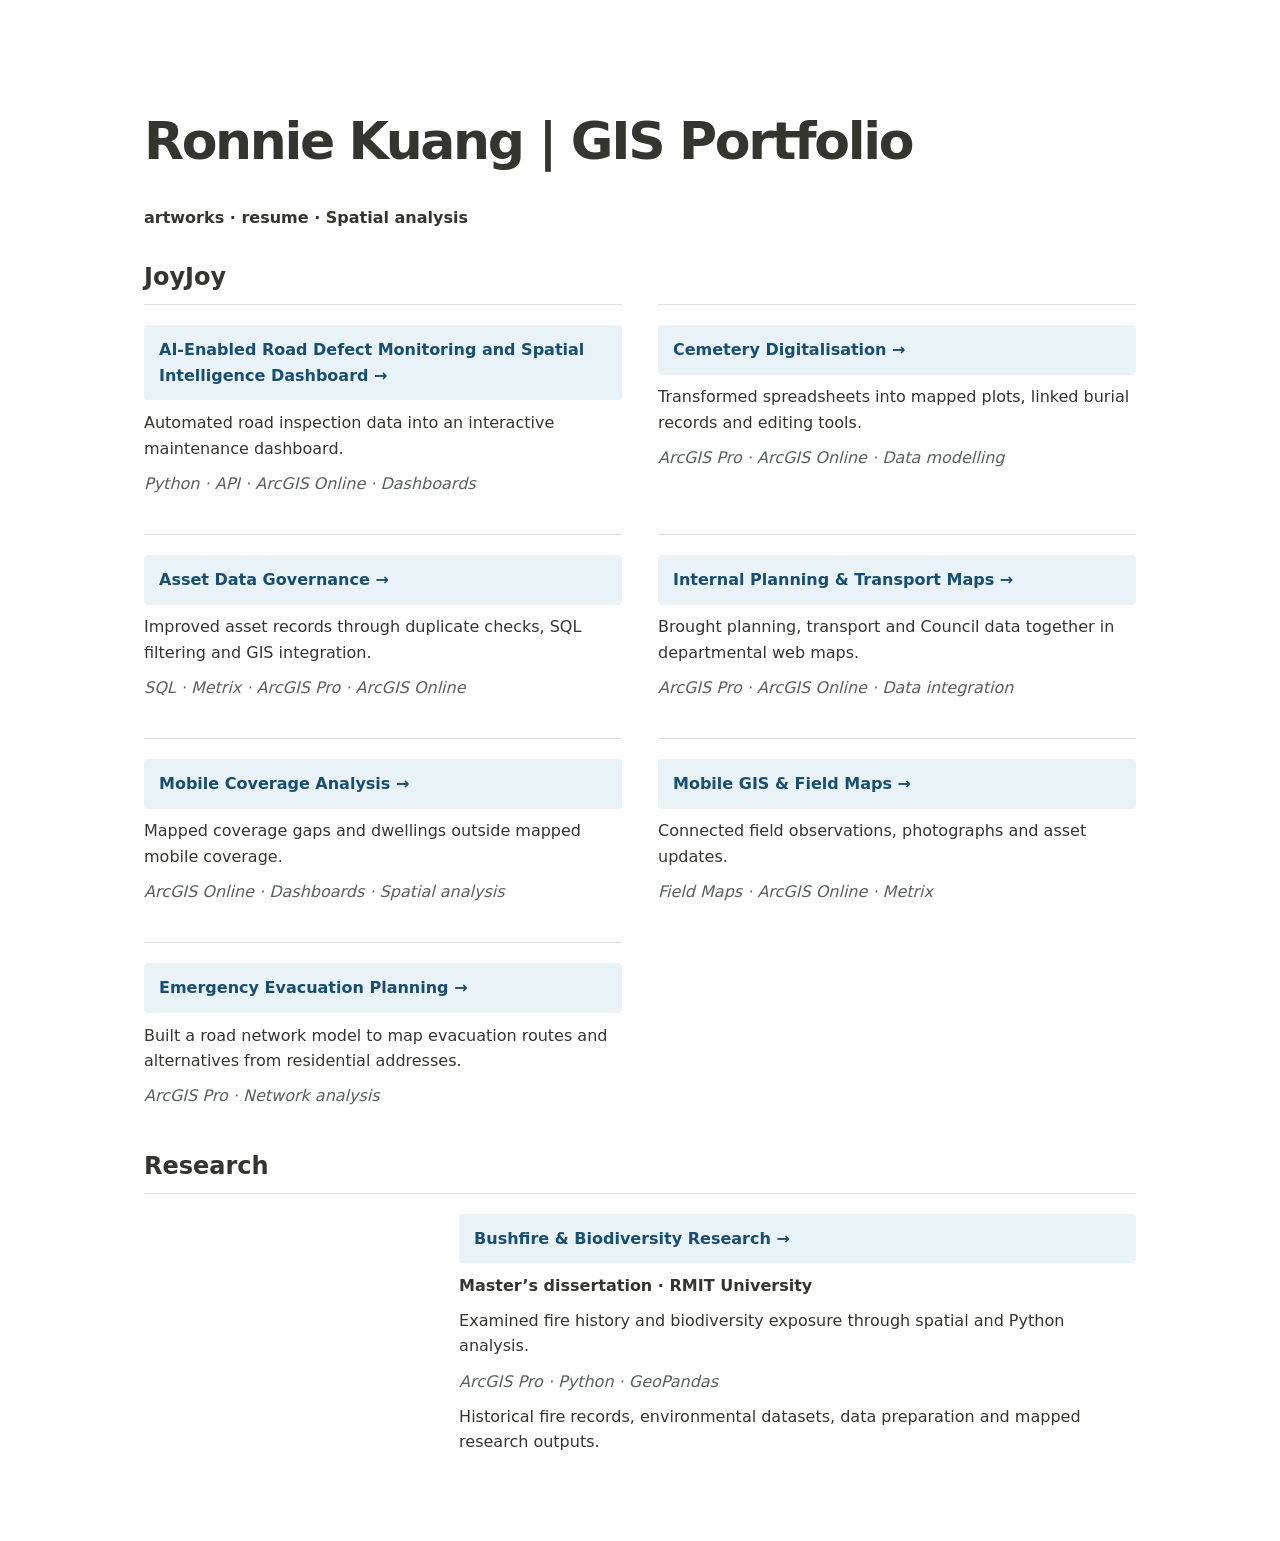
<file: index.html>
<!doctype html>
<html lang="en-AU">
<meta charset="utf-8">
<meta name="viewport" content="width=device-width, initial-scale=1">
<title>Ronnie Kuang | GIS Portfolio</title>
<link rel="stylesheet" href="style.css">
<main>
    <h1>Ronnie Kuang | GIS Portfolio</h1>
    <p><b>artworks · resume · Spatial analysis</b></p>
    <h2>JoyJoy</h2>
    <section class="grid">
        <article><a class="card" href="road-defect-monitoring.html">AI-Enabled Road Defect Monitoring and Spatial
                Intelligence Dashboard →</a>
            <p>Automated road inspection data into an interactive maintenance dashboard.</p>
            <p><i>Python · API · ArcGIS Online · Dashboards</i></p>
        </article>
        <article><a class="card" href="cemetery-digitalisation.html">Cemetery Digitalisation →</a>
            <p>Transformed spreadsheets into mapped plots, linked burial records and editing tools.</p>
            <p><i>ArcGIS Pro · ArcGIS Online · Data modelling</i></p>
        </article>
        <article><a class="card" href="asset-data-governance.html">Asset Data Governance →</a>
            <p>Improved asset records through duplicate checks, SQL filtering and GIS integration.</p>
            <p><i>SQL · Metrix · ArcGIS Pro · ArcGIS Online</i></p>
        </article>
        <article><a class="card" href="planning-transport.html">Internal Planning &amp; Transport Maps →</a>
            <p>Brought planning, transport and Council data together in departmental web maps.</p>
            <p><i>ArcGIS Pro · ArcGIS Online · Data integration</i></p>
        </article>
        <article><a class="card" href="mobile-coverage.html">Mobile Coverage Analysis →</a>
            <p>Mapped coverage gaps and dwellings outside mapped mobile coverage.</p>
            <p><i>ArcGIS Online · Dashboards · Spatial analysis</i></p>
        </article>
        <article><a class="card" href="mobile-field-maps.html">Mobile GIS &amp; Field Maps →</a>
            <p>Connected field observations, photographs and asset updates.</p>
            <p><i>Field Maps · ArcGIS Online · Metrix</i></p>
        </article>
        <article><a class="card" href="evacuation-planning.html">Emergency Evacuation Planning →</a>
            <p>Built a road network model to map evacuation routes and alternatives from residential addresses.</p>
            <p><i>ArcGIS Pro · Network analysis</i></p>
        </article>
    </section>
    <h2>Research</h2>
    <section class="research">
        <div>
            <article><a class="card" href="bushfire-biodiversity.html">Bushfire &amp; Biodiversity Research →</a>
                <p><b>Master’s dissertation · RMIT University</b></p>
                <p>Examined fire history and biodiversity exposure through spatial and Python analysis.</p>
                <p><i>ArcGIS Pro · Python · GeoPandas</i></p>
                <p>Historical fire records, environmental datasets, data preparation and mapped research outputs.</p>
            </article>
        </div>
    </section>
</main>

</html>
</file>
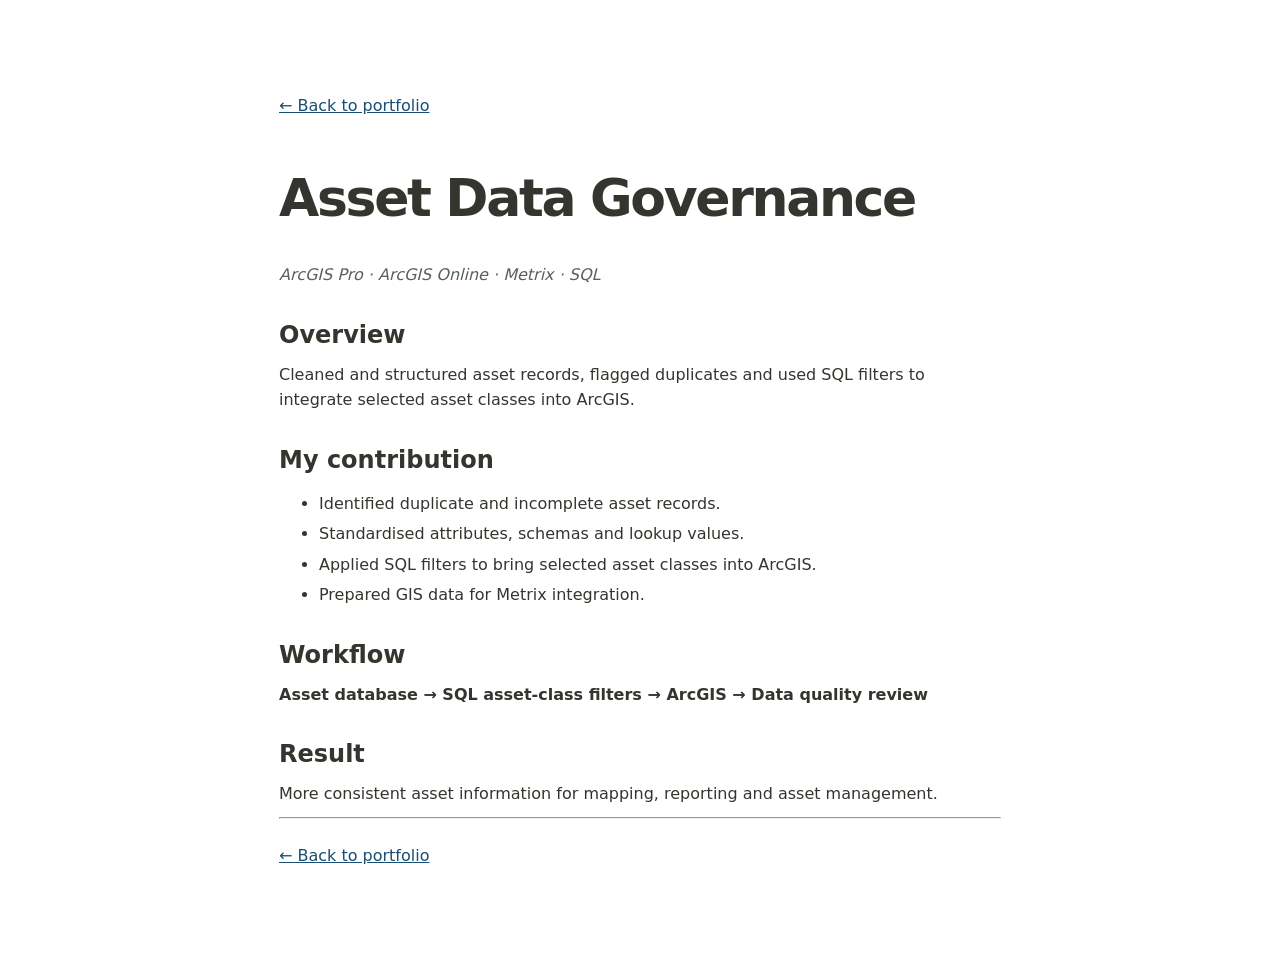
<file: asset-data-governance.html>
<!doctype html><html lang="en-AU"><meta charset="utf-8"><meta name="viewport" content="width=device-width, initial-scale=1"><title>Asset Data Governance</title><link rel="stylesheet" href="style.css"><main class="detail"><a class="back" href="index.html">← Back to portfolio</a><h1>Asset Data Governance</h1><p><i>ArcGIS Pro · ArcGIS Online · Metrix · SQL</i></p>
<h2>Overview</h2>
<p>Cleaned and structured asset records, flagged duplicates and used SQL filters to integrate selected asset classes into ArcGIS.</p>
<h2>My contribution</h2>
<ul><li>Identified duplicate and incomplete asset records.</li><li>Standardised attributes, schemas and lookup values.</li><li>Applied SQL filters to bring selected asset classes into ArcGIS.</li><li>Prepared GIS data for Metrix integration.</li></ul>
<h2>Workflow</h2>
<p><b>Asset database → SQL asset-class filters → ArcGIS → Data quality review</b></p>
<h2>Result</h2>
<p>More consistent asset information for mapping, reporting and asset management.</p>
<hr><a class="back" href="index.html">← Back to portfolio</a></main></html>
</file>
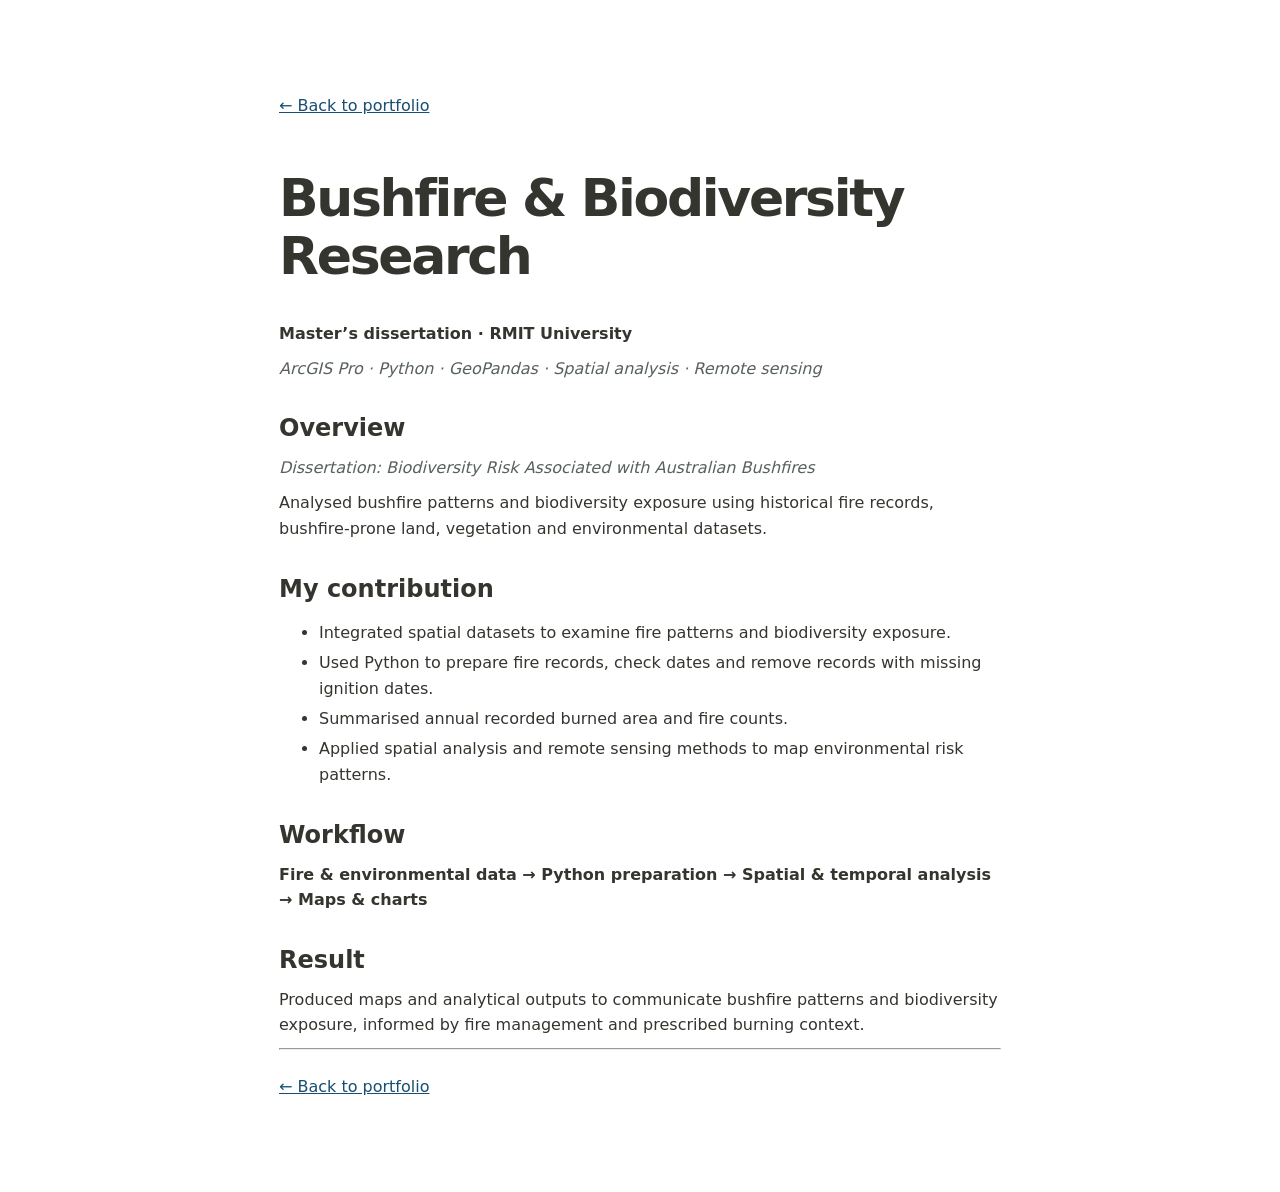
<file: bushfire-biodiversity.html>
<!doctype html><html lang="en-AU"><meta charset="utf-8"><meta name="viewport" content="width=device-width, initial-scale=1"><title>Bushfire &amp; Biodiversity Research</title><link rel="stylesheet" href="style.css"><main class="detail"><a class="back" href="index.html">← Back to portfolio</a><h1>Bushfire &amp; Biodiversity Research</h1><p><b>Master’s dissertation · RMIT University</b></p>
<p><i>ArcGIS Pro · Python · GeoPandas · Spatial analysis · Remote sensing</i></p>
<h2>Overview</h2>
<p><i>Dissertation: Biodiversity Risk Associated with Australian Bushfires</i></p>
<p>Analysed bushfire patterns and biodiversity exposure using historical fire records, bushfire-prone land, vegetation and environmental datasets.</p>
<h2>My contribution</h2>
<ul><li>Integrated spatial datasets to examine fire patterns and biodiversity exposure.</li><li>Used Python to prepare fire records, check dates and remove records with missing ignition dates.</li><li>Summarised annual recorded burned area and fire counts.</li><li>Applied spatial analysis and remote sensing methods to map environmental risk patterns.</li></ul>
<h2>Workflow</h2>
<p><b>Fire &amp; environmental data → Python preparation → Spatial &amp; temporal analysis → Maps &amp; charts</b></p>
<h2>Result</h2>
<p>Produced maps and analytical outputs to communicate bushfire patterns and biodiversity exposure, informed by fire management and prescribed burning context.</p>
<hr><a class="back" href="index.html">← Back to portfolio</a></main></html>
</file>
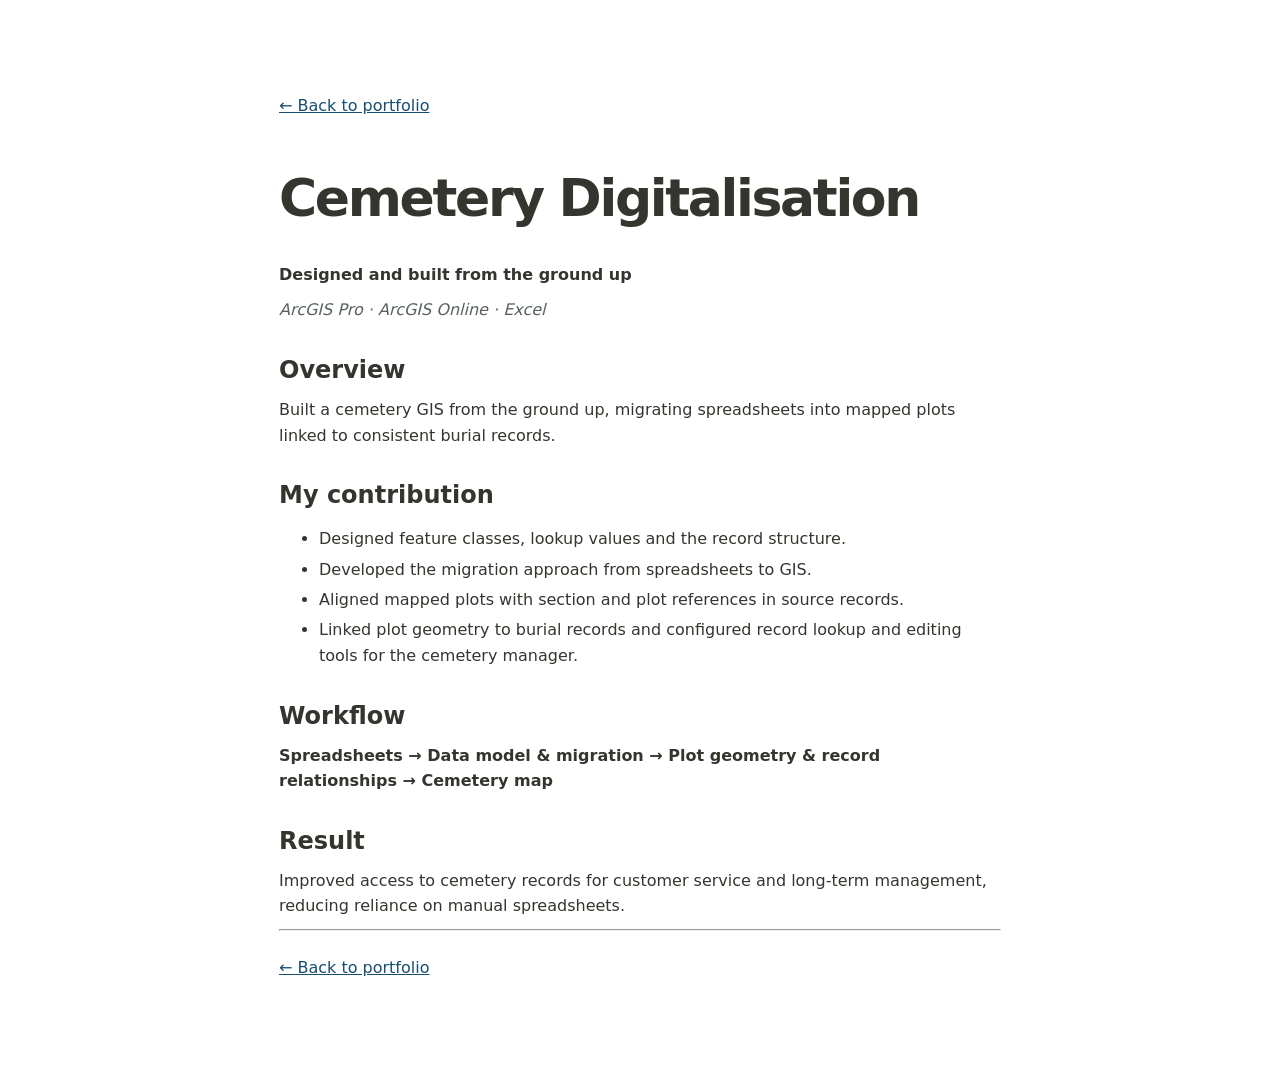
<file: cemetery-digitalisation.html>
<!doctype html><html lang="en-AU"><meta charset="utf-8"><meta name="viewport" content="width=device-width, initial-scale=1"><title>Cemetery Digitalisation</title><link rel="stylesheet" href="style.css"><main class="detail"><a class="back" href="index.html">← Back to portfolio</a><h1>Cemetery Digitalisation</h1><p><b>Designed and built from the ground up</b></p>
<p><i>ArcGIS Pro · ArcGIS Online · Excel</i></p>
<h2>Overview</h2>
<p>Built a cemetery GIS from the ground up, migrating spreadsheets into mapped plots linked to consistent burial records.</p>
<h2>My contribution</h2>
<ul><li>Designed feature classes, lookup values and the record structure.</li><li>Developed the migration approach from spreadsheets to GIS.</li><li>Aligned mapped plots with section and plot references in source records.</li><li>Linked plot geometry to burial records and configured record lookup and editing tools for the cemetery manager.</li></ul>
<h2>Workflow</h2>
<p><b>Spreadsheets → Data model &amp; migration → Plot geometry &amp; record relationships → Cemetery map</b></p>
<h2>Result</h2>
<p>Improved access to cemetery records for customer service and long-term management, reducing reliance on manual spreadsheets.</p>
<hr><a class="back" href="index.html">← Back to portfolio</a></main></html>
</file>
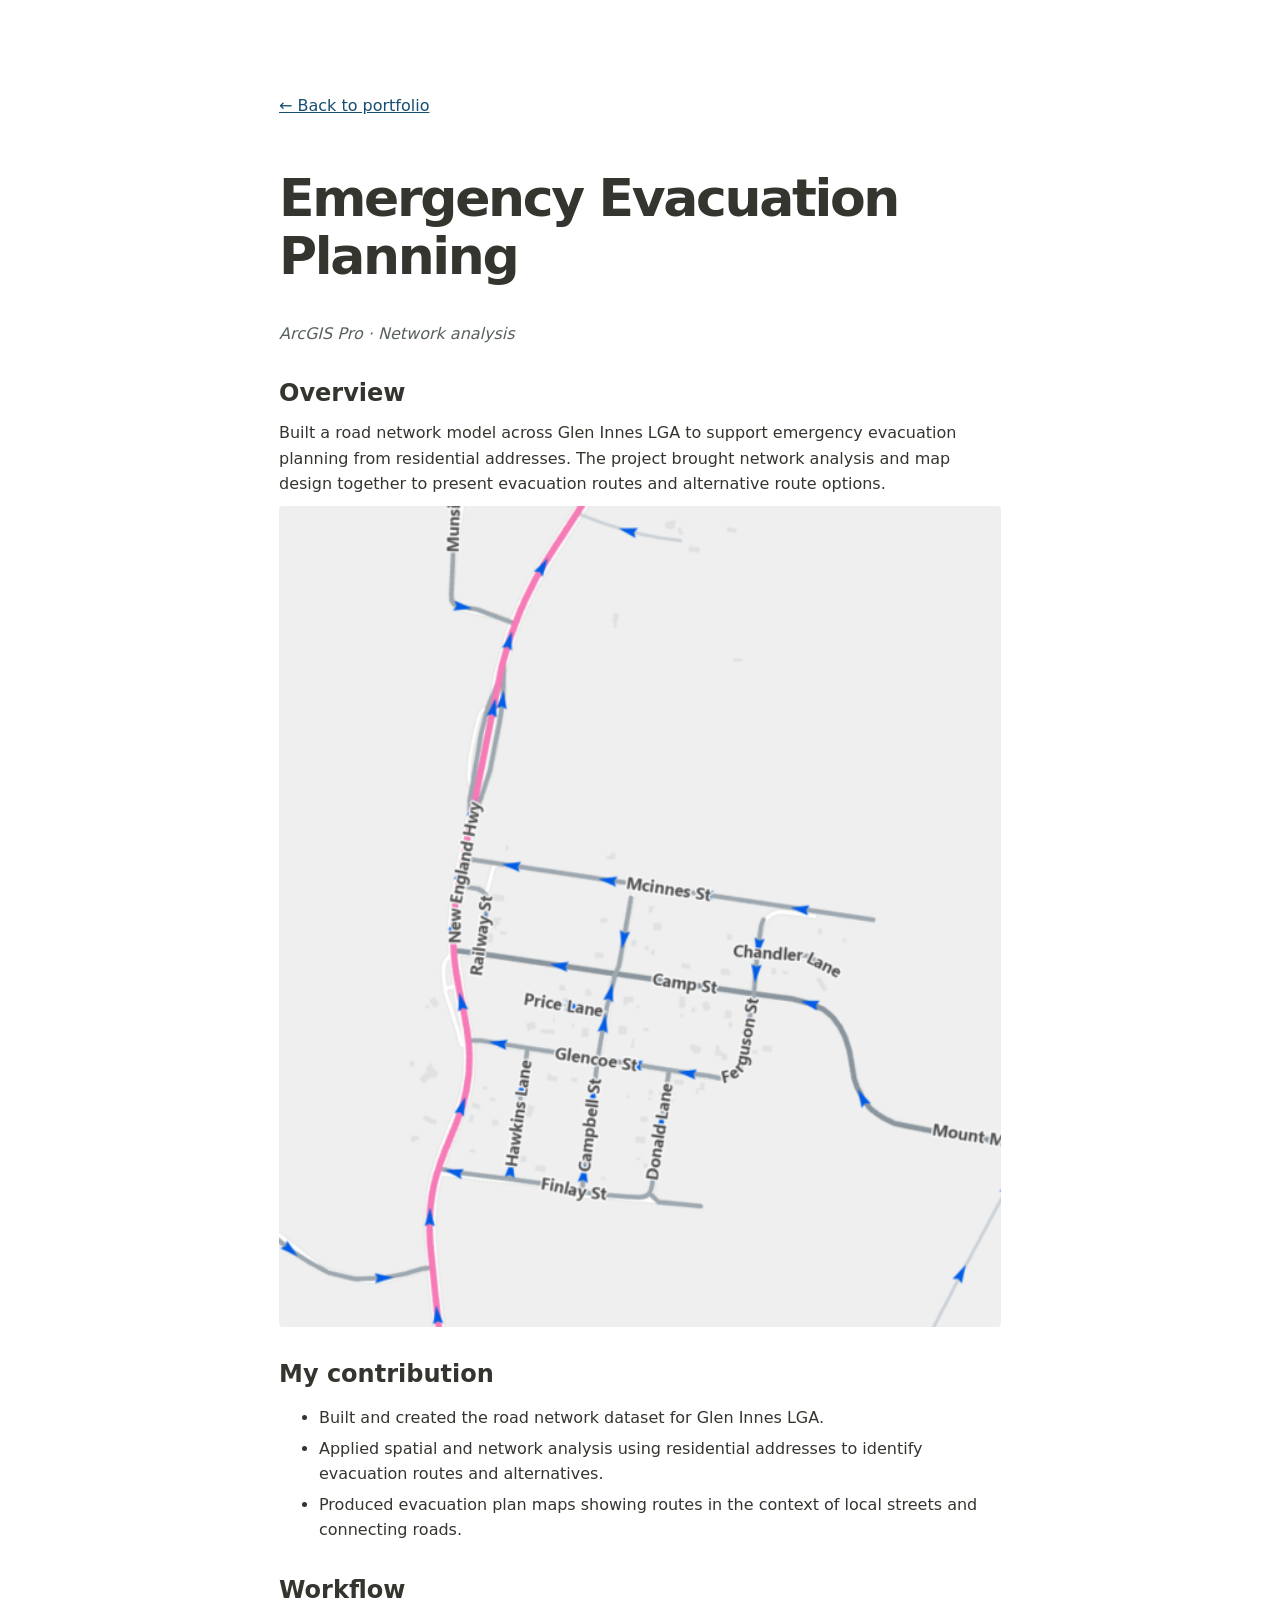
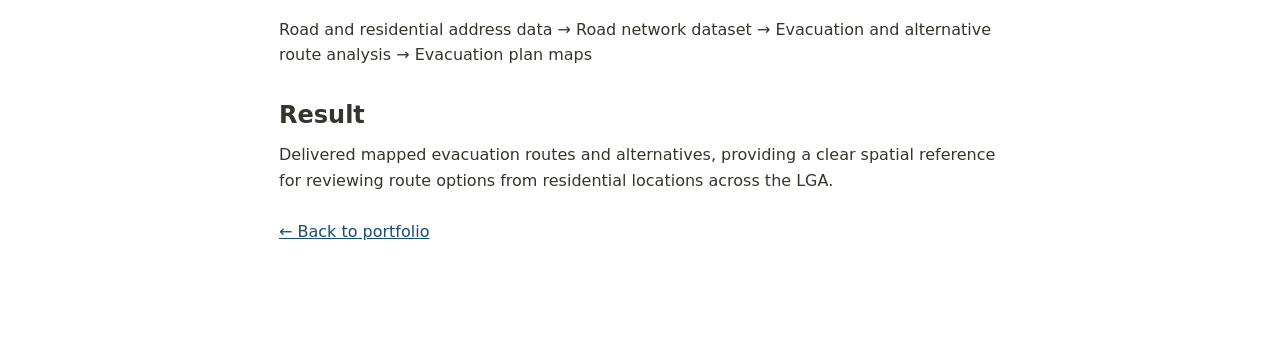
<file: evacuation-planning.html>
<!doctype html><html lang="en-AU"><meta charset="utf-8"><meta name="viewport" content="width=device-width, initial-scale=1"><title>Emergency Evacuation Planning</title><link rel="stylesheet" href="style.css"><main class="detail"><a class="back" href="index.html">← Back to portfolio</a><h1>Emergency Evacuation Planning</h1><p><i>ArcGIS Pro · Network analysis</i></p>
<h2>Overview</h2>
<p>Built a road network model across Glen Innes LGA to support emergency evacuation planning from residential addresses. The project brought network analysis and map design together to present evacuation routes and alternative route options.</p>
<img class="project-preview scroll-fade" src="images/Demo.png" alt="Evacuation routes across the Glen Innes road network">
<h2>My contribution</h2>
<ul><li>Built and created the road network dataset for Glen Innes LGA.</li><li>Applied spatial and network analysis using residential addresses to identify evacuation routes and alternatives.</li><li>Produced evacuation plan maps showing routes in the context of local streets and connecting roads.</li></ul>
<h2>Workflow</h2>
<p>Road and residential address data → Road network dataset → Evacuation and alternative route analysis → Evacuation plan maps</p>
<h2>Result</h2>
<p>Delivered mapped evacuation routes and alternatives, providing a clear spatial reference for reviewing route options from residential locations across the LGA.</p><a class="back" href="index.html">← Back to portfolio</a></main>
<script>
    const scrollFadeImage = document.querySelector('.scroll-fade');
    const prefersReducedMotion = window.matchMedia('(prefers-reduced-motion: reduce)').matches;

    if (scrollFadeImage && !prefersReducedMotion) {
        const updateScrollFade = () => {
            const top = scrollFadeImage.getBoundingClientRect().top;
            const fadeStart = window.innerHeight * 0.15;
            const fadeDistance = window.innerHeight * 0.55;
            const progress = Math.min(1, Math.max(0, (fadeStart - top) / fadeDistance));
            scrollFadeImage.style.opacity = 1 - progress;
        };

        updateScrollFade();
        window.addEventListener('scroll', updateScrollFade, { passive: true });
        window.addEventListener('resize', updateScrollFade);
    }
</script>
</html>
</file>
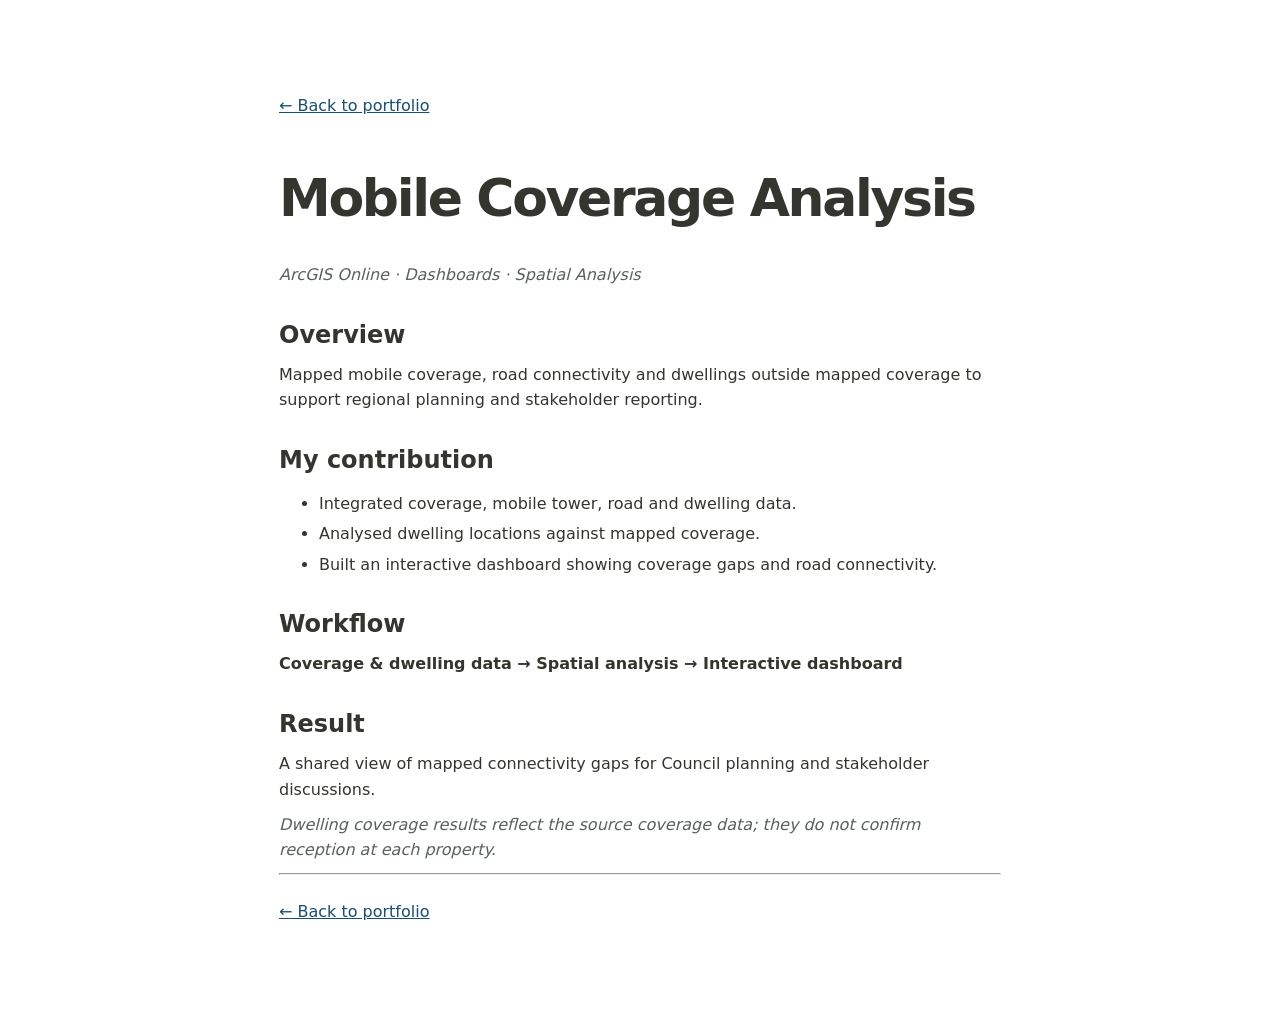
<file: mobile-coverage.html>
<!doctype html><html lang="en-AU"><meta charset="utf-8"><meta name="viewport" content="width=device-width, initial-scale=1"><title>Mobile Coverage Analysis</title><link rel="stylesheet" href="style.css"><main class="detail"><a class="back" href="index.html">← Back to portfolio</a><h1>Mobile Coverage Analysis</h1><p><i>ArcGIS Online · Dashboards · Spatial Analysis</i></p>
<h2>Overview</h2>
<p>Mapped mobile coverage, road connectivity and dwellings outside mapped coverage to support regional planning and stakeholder reporting.</p>
<h2>My contribution</h2>
<ul><li>Integrated coverage, mobile tower, road and dwelling data.</li><li>Analysed dwelling locations against mapped coverage.</li><li>Built an interactive dashboard showing coverage gaps and road connectivity.</li></ul>
<h2>Workflow</h2>
<p><b>Coverage &amp; dwelling data → Spatial analysis → Interactive dashboard</b></p>
<h2>Result</h2>
<p>A shared view of mapped connectivity gaps for Council planning and stakeholder discussions.</p>
<p><i>Dwelling coverage results reflect the source coverage data; they do not confirm reception at each property.</i></p>
<hr><a class="back" href="index.html">← Back to portfolio</a></main></html>
</file>
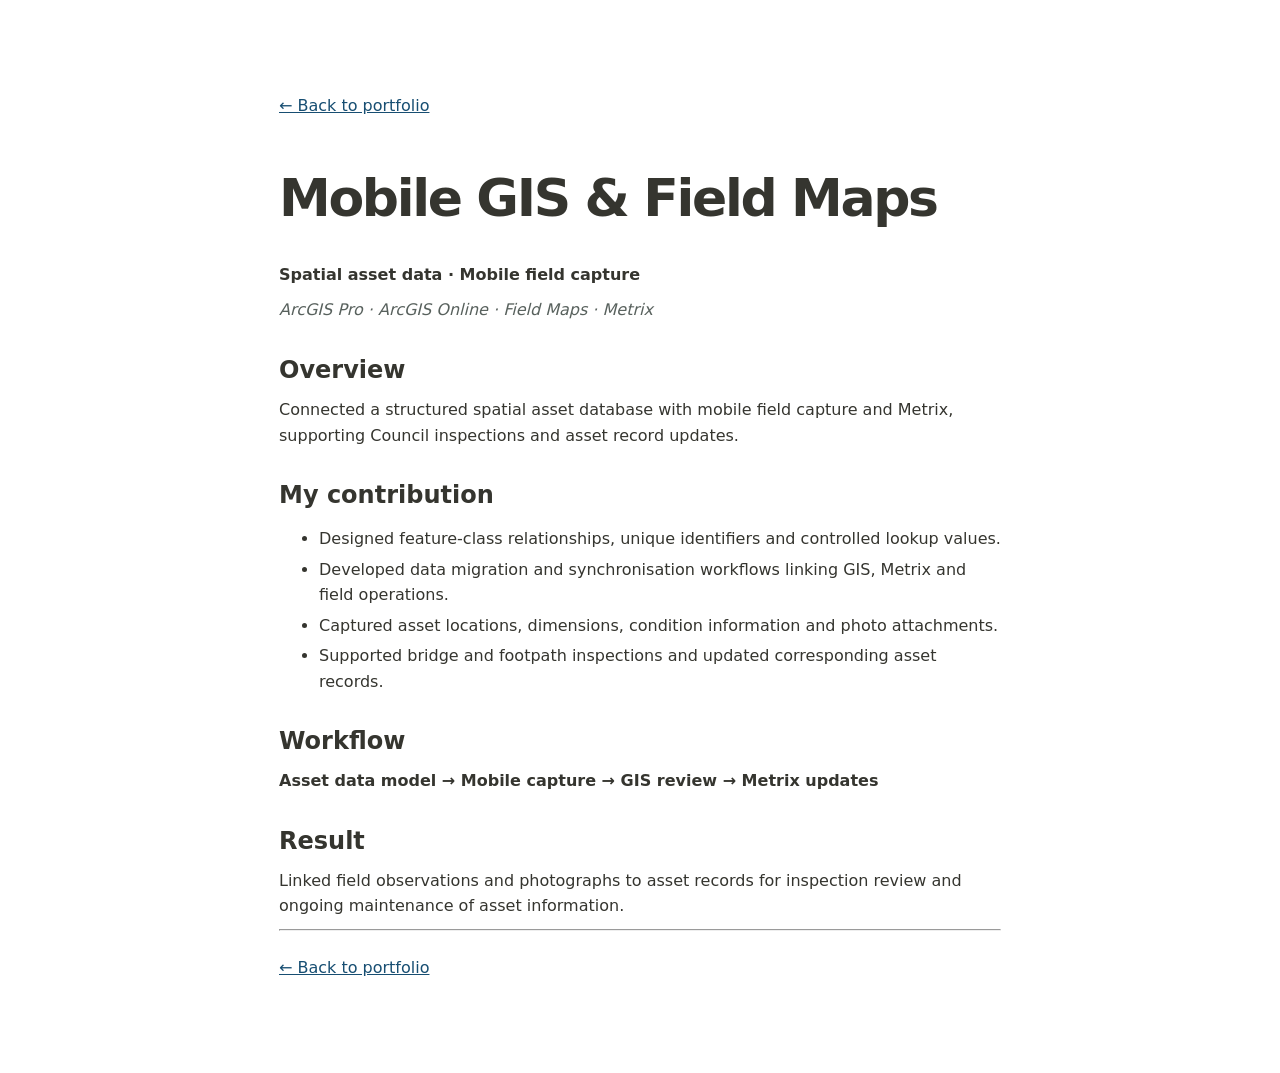
<file: mobile-field-maps.html>
<!doctype html><html lang="en-AU"><meta charset="utf-8"><meta name="viewport" content="width=device-width, initial-scale=1"><title>Mobile GIS &amp; Field Maps</title><link rel="stylesheet" href="style.css"><main class="detail"><a class="back" href="index.html">← Back to portfolio</a><h1>Mobile GIS &amp; Field Maps</h1><p><b>Spatial asset data · Mobile field capture</b></p>
<p><i>ArcGIS Pro · ArcGIS Online · Field Maps · Metrix</i></p>
<h2>Overview</h2>
<p>Connected a structured spatial asset database with mobile field capture and Metrix, supporting Council inspections and asset record updates.</p>
<h2>My contribution</h2>
<ul><li>Designed feature-class relationships, unique identifiers and controlled lookup values.</li><li>Developed data migration and synchronisation workflows linking GIS, Metrix and field operations.</li><li>Captured asset locations, dimensions, condition information and photo attachments.</li><li>Supported bridge and footpath inspections and updated corresponding asset records.</li></ul>
<h2>Workflow</h2>
<p><b>Asset data model → Mobile capture → GIS review → Metrix updates</b></p>
<h2>Result</h2>
<p>Linked field observations and photographs to asset records for inspection review and ongoing maintenance of asset information.</p>
<hr><a class="back" href="index.html">← Back to portfolio</a></main></html>
</file>
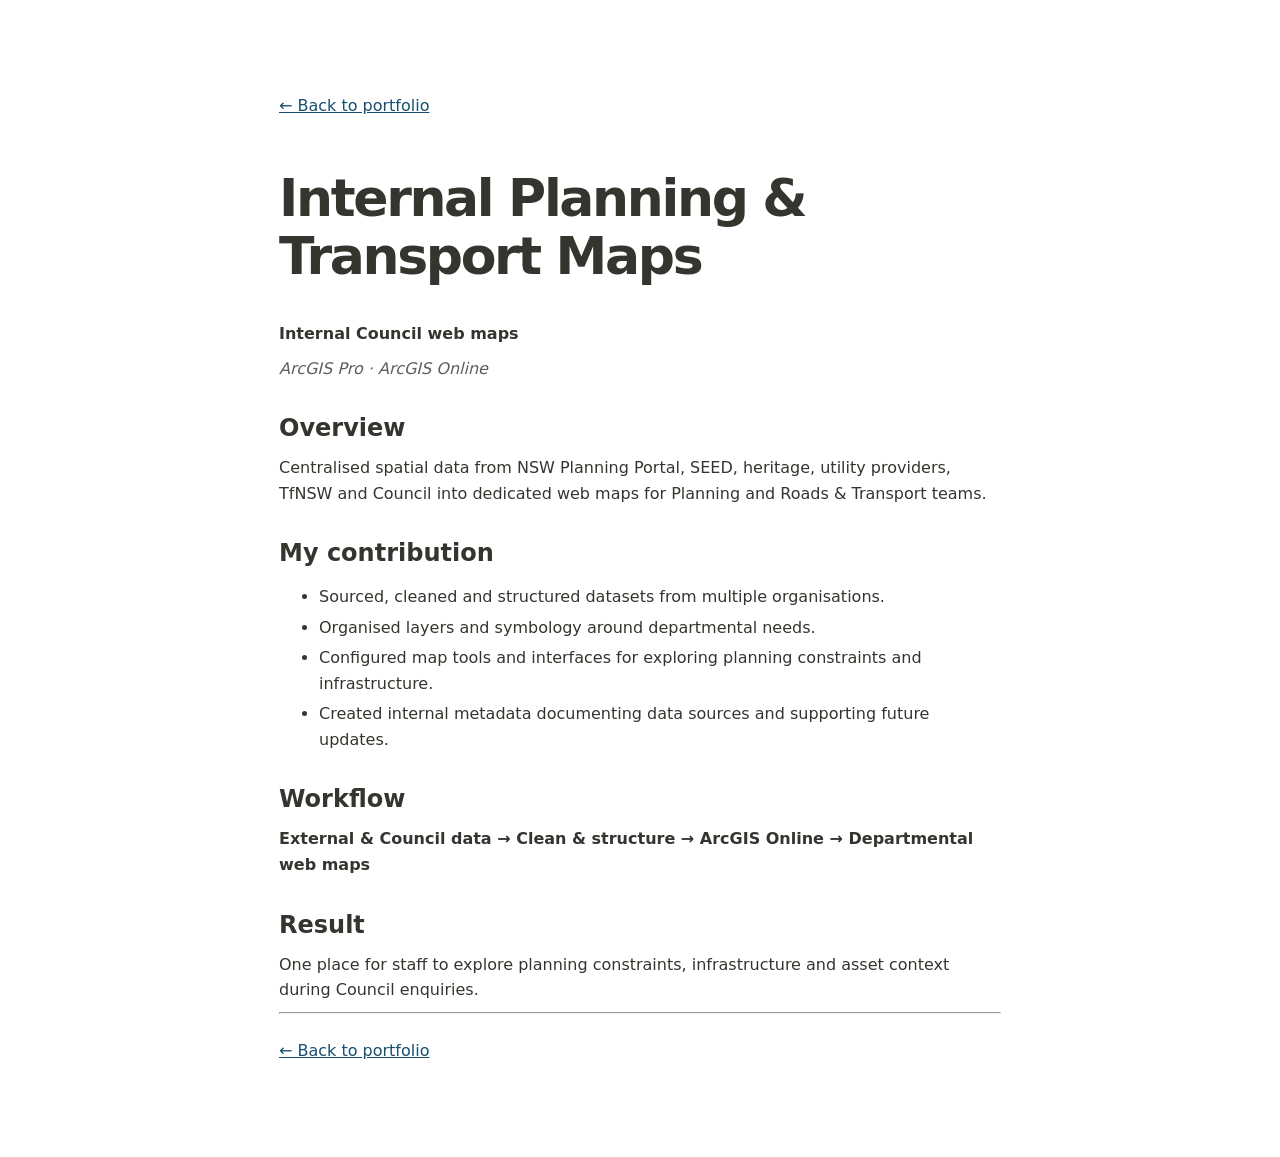
<file: planning-transport.html>
<!doctype html><html lang="en-AU"><meta charset="utf-8"><meta name="viewport" content="width=device-width, initial-scale=1"><title>Internal Planning &amp; Transport Maps</title><link rel="stylesheet" href="style.css"><main class="detail"><a class="back" href="index.html">← Back to portfolio</a><h1>Internal Planning &amp; Transport Maps</h1><p><b>Internal Council web maps</b></p>
<p><i>ArcGIS Pro · ArcGIS Online</i></p>
<h2>Overview</h2>
<p>Centralised spatial data from NSW Planning Portal, SEED, heritage, utility providers, TfNSW and Council into dedicated web maps for Planning and Roads &amp; Transport teams.</p>
<h2>My contribution</h2>
<ul><li>Sourced, cleaned and structured datasets from multiple organisations.</li><li>Organised layers and symbology around departmental needs.</li><li>Configured map tools and interfaces for exploring planning constraints and infrastructure.</li><li>Created internal metadata documenting data sources and supporting future updates.</li></ul>
<h2>Workflow</h2>
<p><b>External &amp; Council data → Clean &amp; structure → ArcGIS Online → Departmental web maps</b></p>
<h2>Result</h2>
<p>One place for staff to explore planning constraints, infrastructure and asset context during Council enquiries.</p>
<hr><a class="back" href="index.html">← Back to portfolio</a></main></html>
</file>
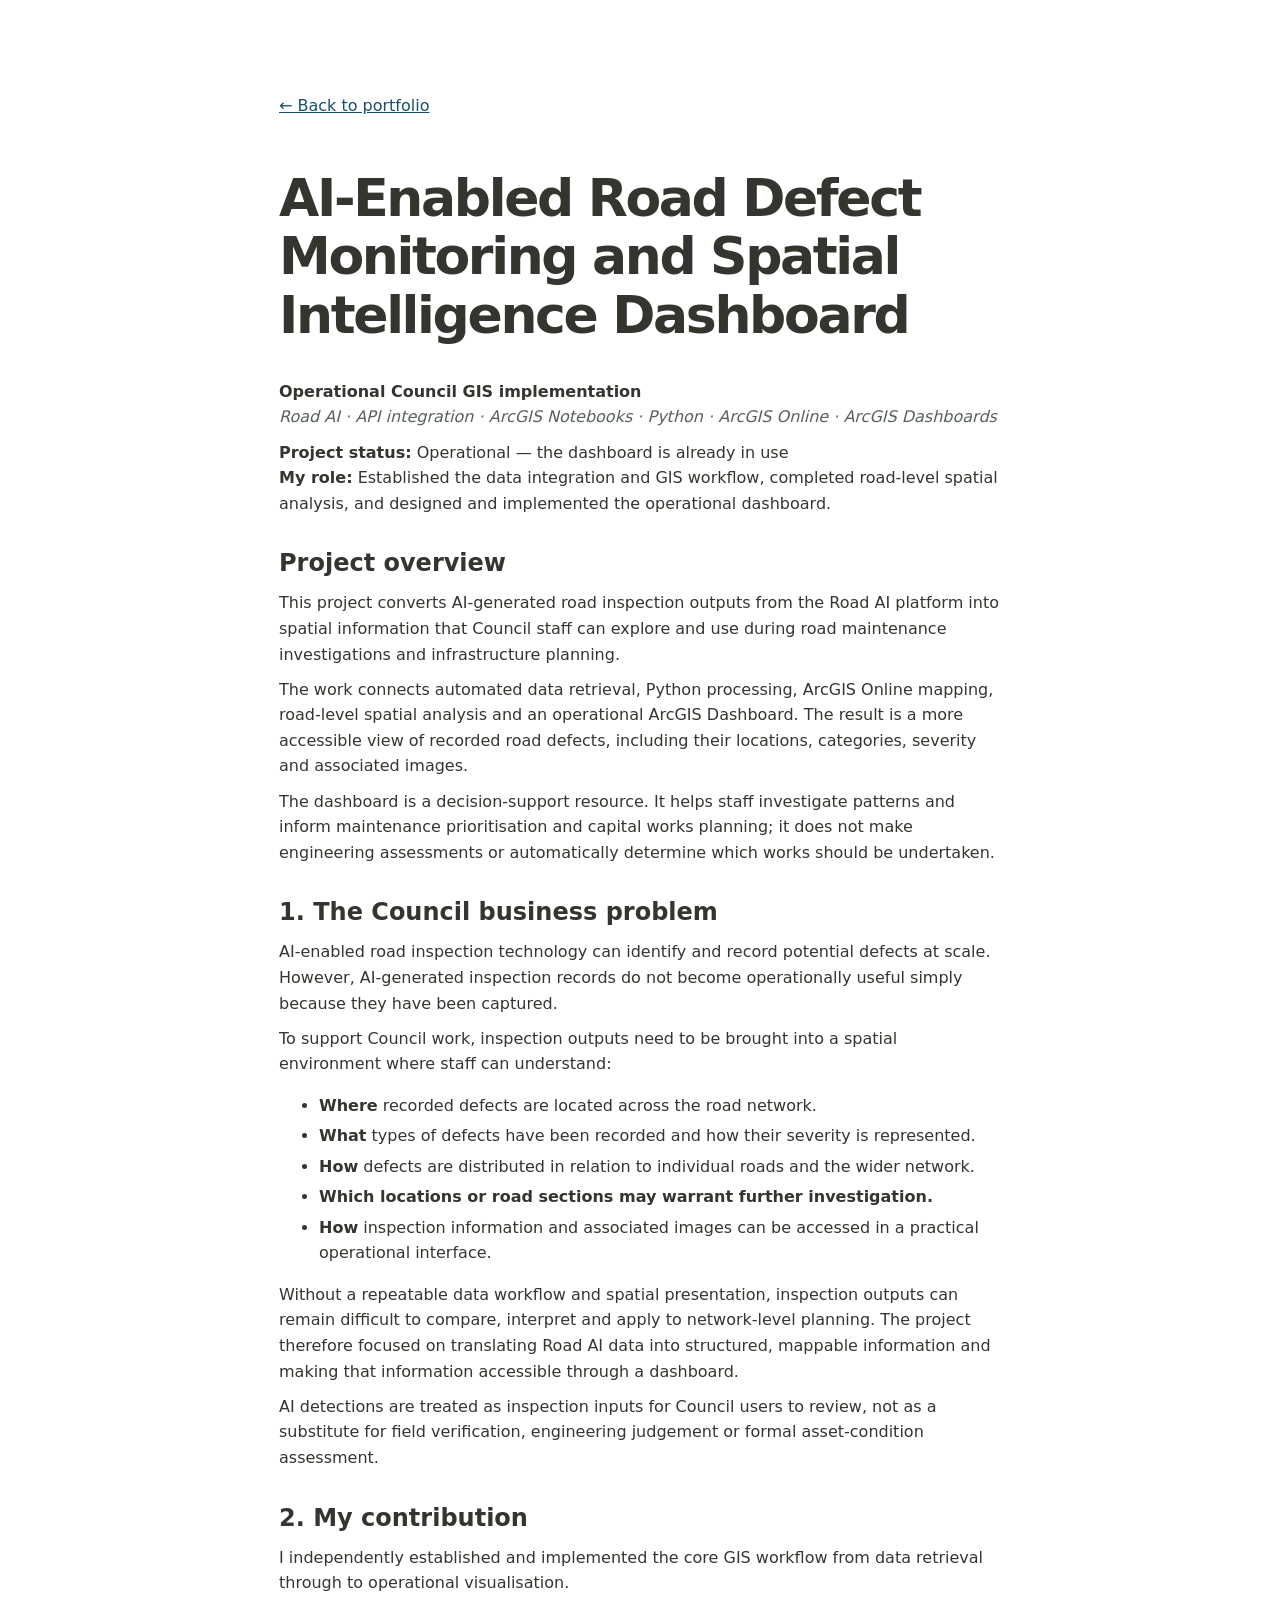
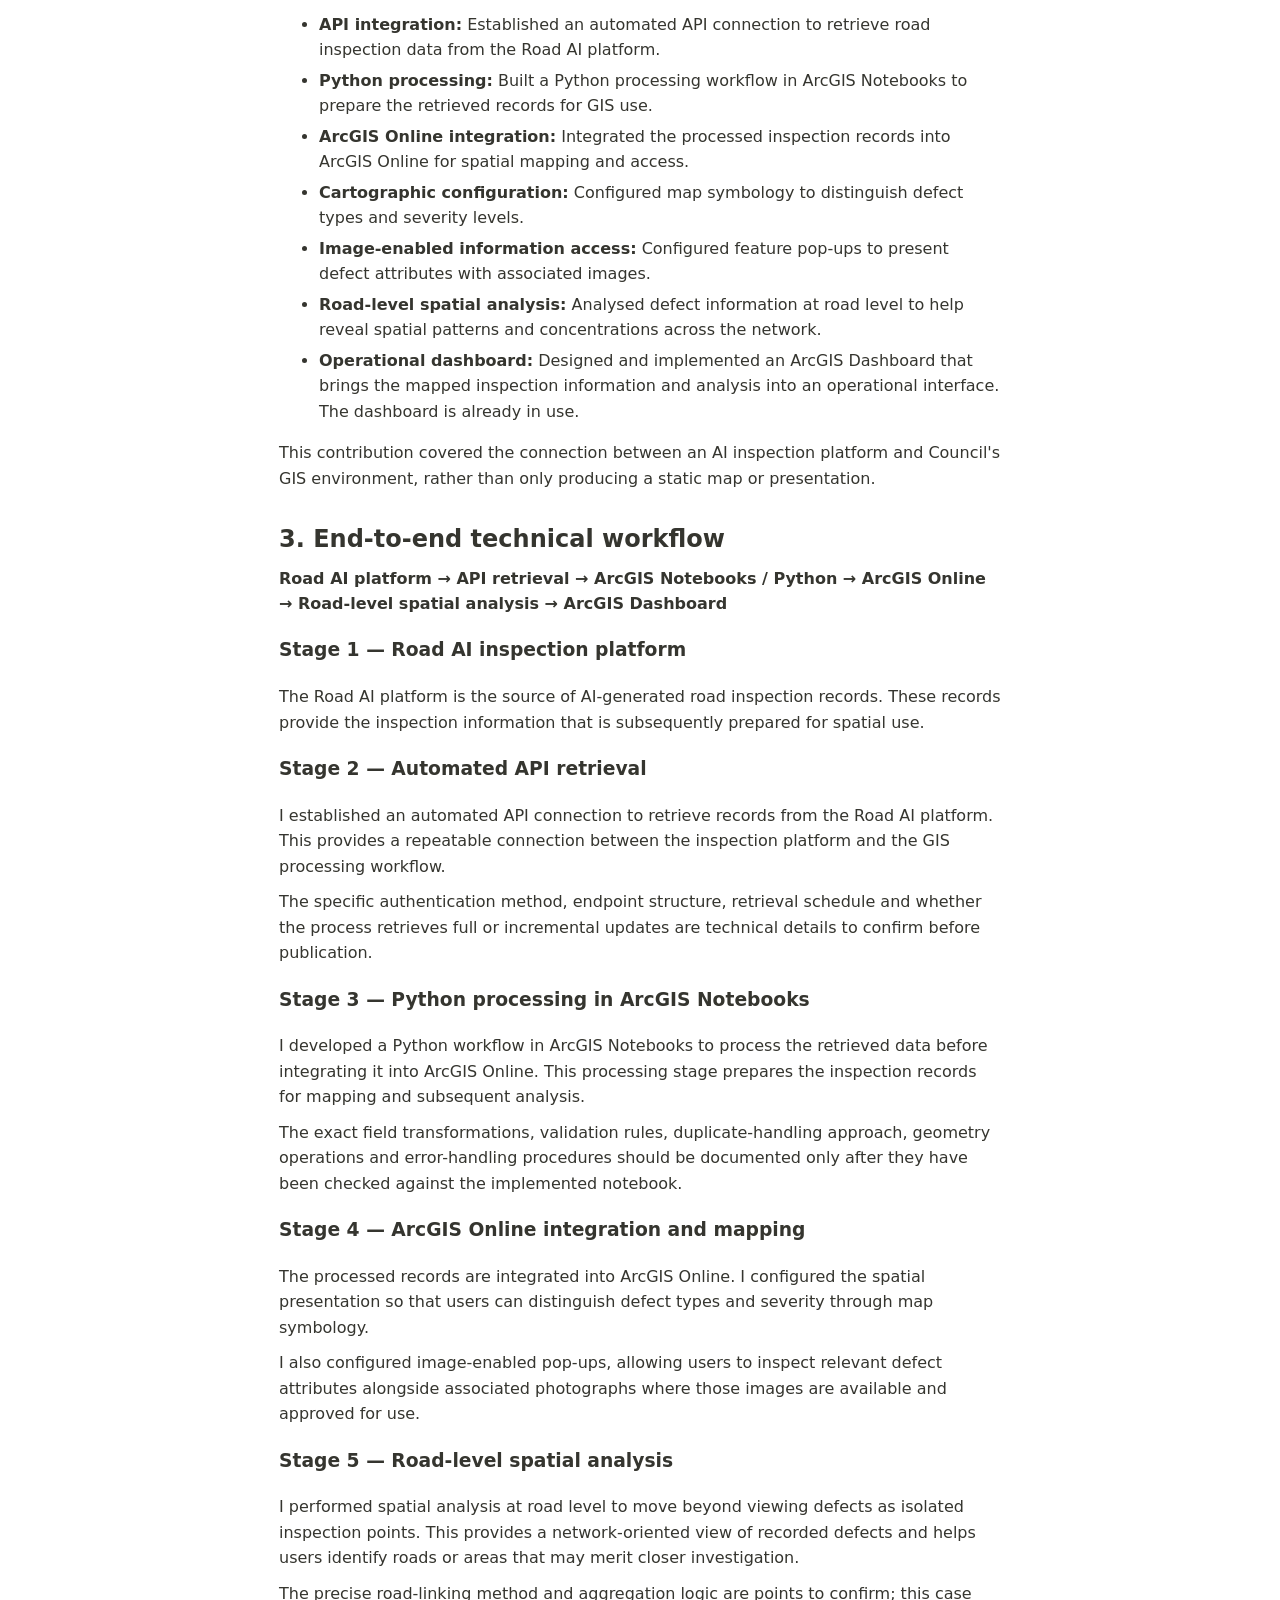
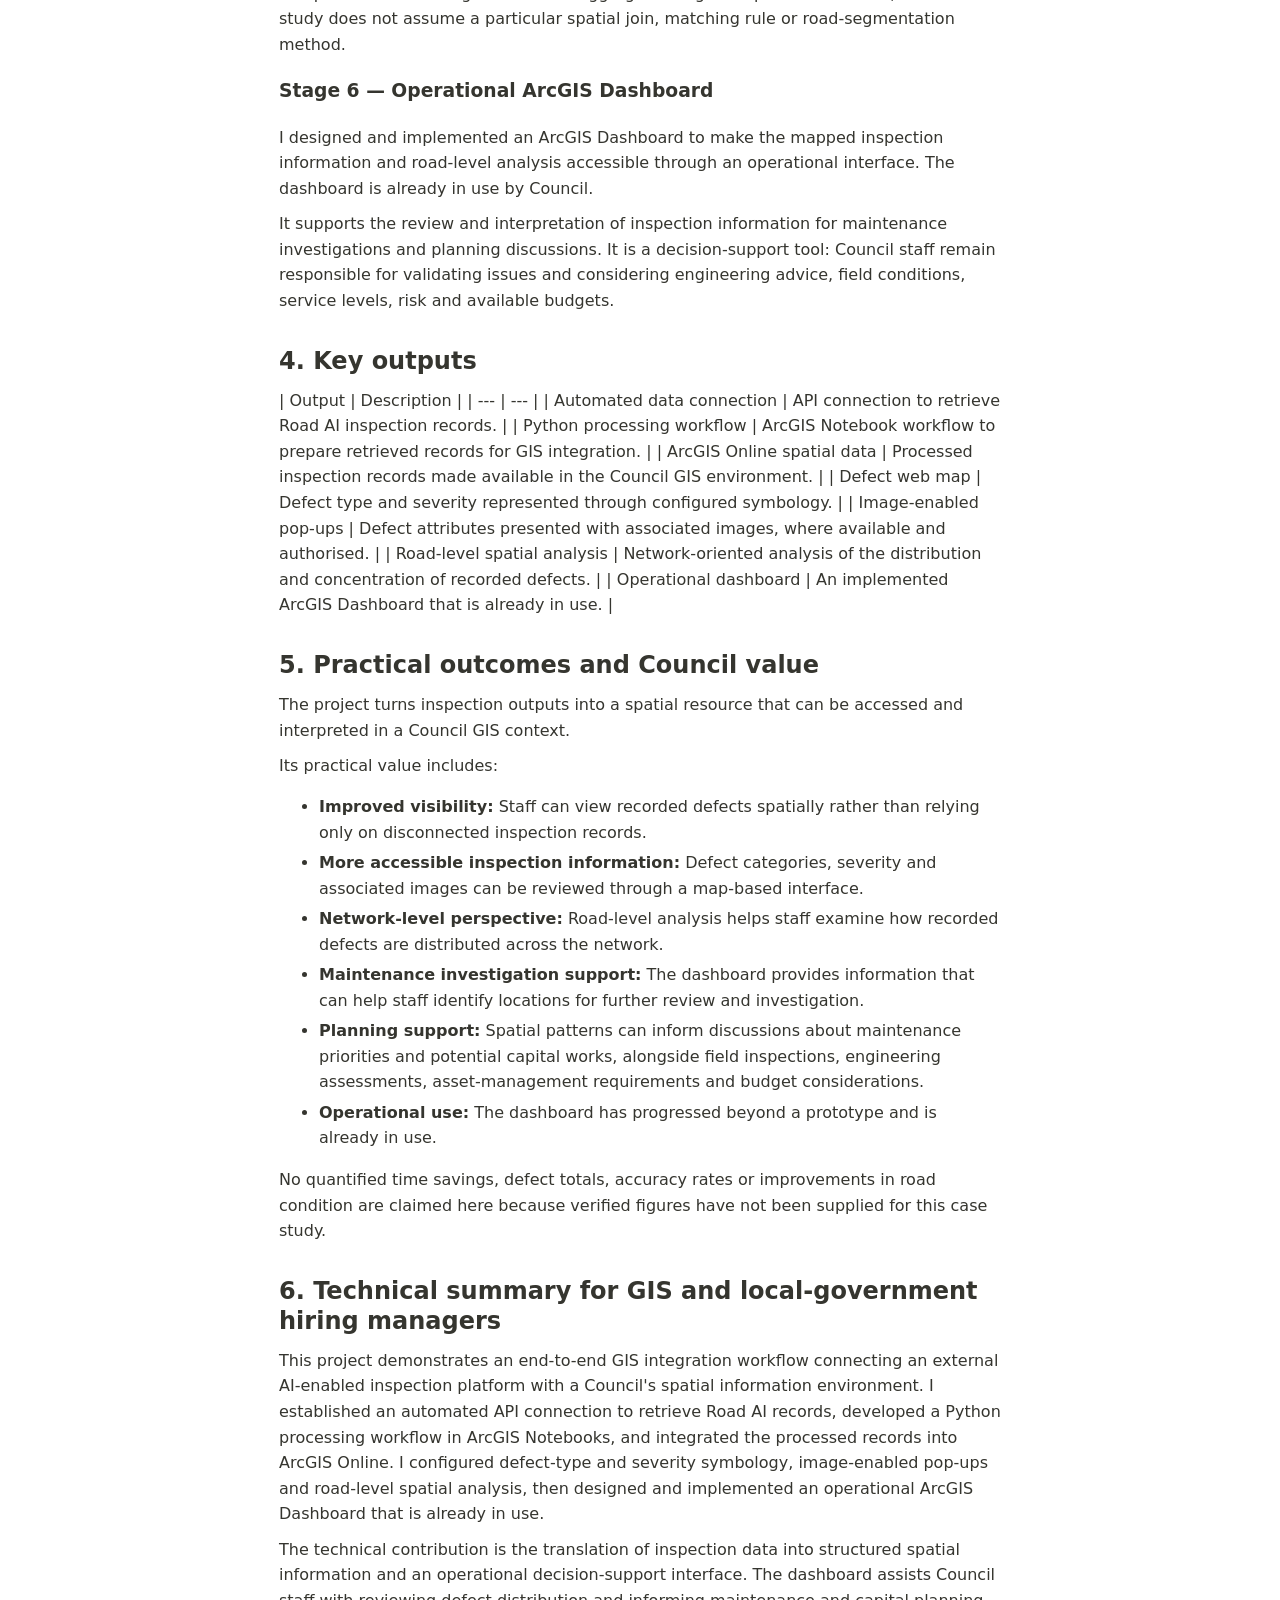
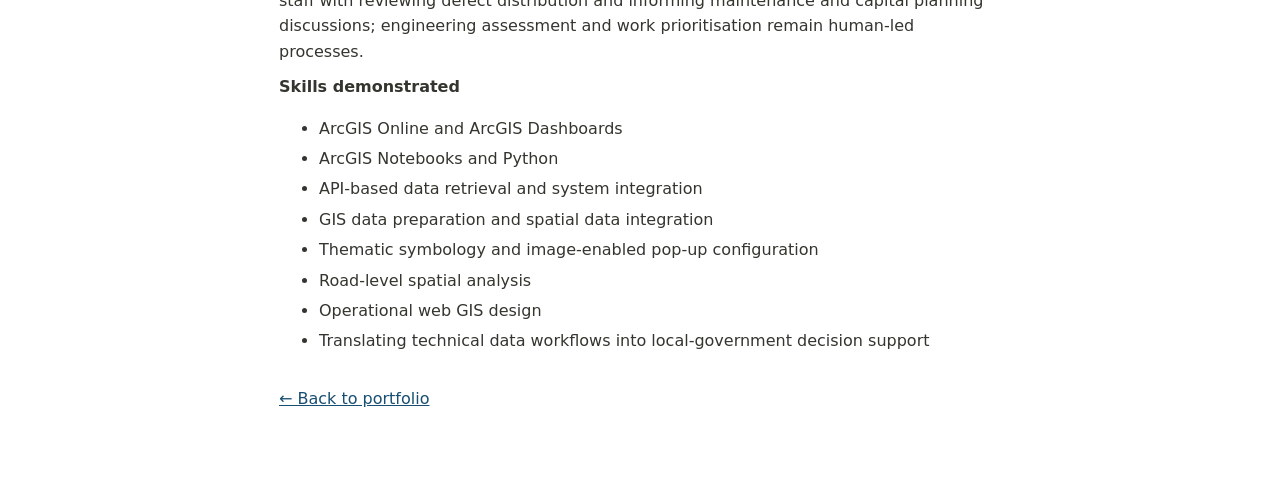
<file: road-defect-monitoring.html>
<!doctype html><html lang="en-AU"><meta charset="utf-8"><meta name="viewport" content="width=device-width, initial-scale=1"><title>AI-Enabled Road Defect Monitoring and Spatial Intelligence Dashboard</title><link rel="stylesheet" href="style.css"><main class="detail"><a class="back" href="index.html">← Back to portfolio</a><h1>AI-Enabled Road Defect Monitoring and Spatial Intelligence Dashboard</h1><p><b>Operational Council GIS implementation</b><br><i>Road AI · API integration · ArcGIS Notebooks · Python · ArcGIS Online · ArcGIS Dashboards</i></p>
<p><b>Project status:</b> Operational — the dashboard is already in use<br><b>My role:</b> Established the data integration and GIS workflow, completed road-level spatial analysis, and designed and implemented the operational dashboard.</p>
<h2>Project overview</h2>
<p>This project converts AI-generated road inspection outputs from the Road AI platform into spatial information that Council staff can explore and use during road maintenance investigations and infrastructure planning.</p>
<p>The work connects automated data retrieval, Python processing, ArcGIS Online mapping, road-level spatial analysis and an operational ArcGIS Dashboard. The result is a more accessible view of recorded road defects, including their locations, categories, severity and associated images.</p>
<p>The dashboard is a decision-support resource. It helps staff investigate patterns and inform maintenance prioritisation and capital works planning; it does not make engineering assessments or automatically determine which works should be undertaken.</p>
<h2>1. The Council business problem</h2>
<p>AI-enabled road inspection technology can identify and record potential defects at scale. However, AI-generated inspection records do not become operationally useful simply because they have been captured.</p>
<p>To support Council work, inspection outputs need to be brought into a spatial environment where staff can understand:</p>
<ul><li><b>Where</b> recorded defects are located across the road network.</li><li><b>What</b> types of defects have been recorded and how their severity is represented.</li><li><b>How</b> defects are distributed in relation to individual roads and the wider network.</li><li><b>Which locations or road sections may warrant further investigation.</b></li><li><b>How</b> inspection information and associated images can be accessed in a practical operational interface.</li></ul>
<p>Without a repeatable data workflow and spatial presentation, inspection outputs can remain difficult to compare, interpret and apply to network-level planning. The project therefore focused on translating Road AI data into structured, mappable information and making that information accessible through a dashboard.</p>
<p>AI detections are treated as inspection inputs for Council users to review, not as a substitute for field verification, engineering judgement or formal asset-condition assessment.</p>
<h2>2. My contribution</h2>
<p>I independently established and implemented the core GIS workflow from data retrieval through to operational visualisation.</p>
<ul><li><b>API integration:</b> Established an automated API connection to retrieve road inspection data from the Road AI platform.</li><li><b>Python processing:</b> Built a Python processing workflow in ArcGIS Notebooks to prepare the retrieved records for GIS use.</li><li><b>ArcGIS Online integration:</b> Integrated the processed inspection records into ArcGIS Online for spatial mapping and access.</li><li><b>Cartographic configuration:</b> Configured map symbology to distinguish defect types and severity levels.</li><li><b>Image-enabled information access:</b> Configured feature pop-ups to present defect attributes with associated images.</li><li><b>Road-level spatial analysis:</b> Analysed defect information at road level to help reveal spatial patterns and concentrations across the network.</li><li><b>Operational dashboard:</b> Designed and implemented an ArcGIS Dashboard that brings the mapped inspection information and analysis into an operational interface. The dashboard is already in use.</li></ul>
<p>This contribution covered the connection between an AI inspection platform and Council's GIS environment, rather than only producing a static map or presentation.</p>
<h2>3. End-to-end technical workflow</h2>
<p><b>Road AI platform → API retrieval → ArcGIS Notebooks / Python → ArcGIS Online → Road-level spatial analysis → ArcGIS Dashboard</b></p>
<h3>Stage 1 — Road AI inspection platform</h3>
<p>The Road AI platform is the source of AI-generated road inspection records. These records provide the inspection information that is subsequently prepared for spatial use.</p>
<h3>Stage 2 — Automated API retrieval</h3>
<p>I established an automated API connection to retrieve records from the Road AI platform. This provides a repeatable connection between the inspection platform and the GIS processing workflow.</p>
<p>The specific authentication method, endpoint structure, retrieval schedule and whether the process retrieves full or incremental updates are technical details to confirm before publication.</p>
<h3>Stage 3 — Python processing in ArcGIS Notebooks</h3>
<p>I developed a Python workflow in ArcGIS Notebooks to process the retrieved data before integrating it into ArcGIS Online. This processing stage prepares the inspection records for mapping and subsequent analysis.</p>
<p>The exact field transformations, validation rules, duplicate-handling approach, geometry operations and error-handling procedures should be documented only after they have been checked against the implemented notebook.</p>
<h3>Stage 4 — ArcGIS Online integration and mapping</h3>
<p>The processed records are integrated into ArcGIS Online. I configured the spatial presentation so that users can distinguish defect types and severity through map symbology.</p>
<p>I also configured image-enabled pop-ups, allowing users to inspect relevant defect attributes alongside associated photographs where those images are available and approved for use.</p>
<h3>Stage 5 — Road-level spatial analysis</h3>
<p>I performed spatial analysis at road level to move beyond viewing defects as isolated inspection points. This provides a network-oriented view of recorded defects and helps users identify roads or areas that may merit closer investigation.</p>
<p>The precise road-linking method and aggregation logic are points to confirm; this case study does not assume a particular spatial join, matching rule or road-segmentation method.</p>
<h3>Stage 6 — Operational ArcGIS Dashboard</h3>
<p>I designed and implemented an ArcGIS Dashboard to make the mapped inspection information and road-level analysis accessible through an operational interface. The dashboard is already in use by Council.</p>
<p>It supports the review and interpretation of inspection information for maintenance investigations and planning discussions. It is a decision-support tool: Council staff remain responsible for validating issues and considering engineering advice, field conditions, service levels, risk and available budgets.</p>
<h2>4. Key outputs</h2>
<p>| Output | Description |
| --- | --- |
| Automated data connection | API connection to retrieve Road AI inspection records. |
| Python processing workflow | ArcGIS Notebook workflow to prepare retrieved records for GIS integration. |
| ArcGIS Online spatial data | Processed inspection records made available in the Council GIS environment. |
| Defect web map | Defect type and severity represented through configured symbology. |
| Image-enabled pop-ups | Defect attributes presented with associated images, where available and authorised. |
| Road-level spatial analysis | Network-oriented analysis of the distribution and concentration of recorded defects. |
| Operational dashboard | An implemented ArcGIS Dashboard that is already in use. |</p>
<h2>5. Practical outcomes and Council value</h2>
<p>The project turns inspection outputs into a spatial resource that can be accessed and interpreted in a Council GIS context.</p>
<p>Its practical value includes:</p>
<ul><li><b>Improved visibility:</b> Staff can view recorded defects spatially rather than relying only on disconnected inspection records.</li><li><b>More accessible inspection information:</b> Defect categories, severity and associated images can be reviewed through a map-based interface.</li><li><b>Network-level perspective:</b> Road-level analysis helps staff examine how recorded defects are distributed across the network.</li><li><b>Maintenance investigation support:</b> The dashboard provides information that can help staff identify locations for further review and investigation.</li><li><b>Planning support:</b> Spatial patterns can inform discussions about maintenance priorities and potential capital works, alongside field inspections, engineering assessments, asset-management requirements and budget considerations.</li><li><b>Operational use:</b> The dashboard has progressed beyond a prototype and is already in use.</li></ul>
<p>No quantified time savings, defect totals, accuracy rates or improvements in road condition are claimed here because verified figures have not been supplied for this case study.</p>
<h2>6. Technical summary for GIS and local-government hiring managers</h2>
<p>This project demonstrates an end-to-end GIS integration workflow connecting an external AI-enabled inspection platform with a Council's spatial information environment. I established an automated API connection to retrieve Road AI records, developed a Python processing workflow in ArcGIS Notebooks, and integrated the processed records into ArcGIS Online. I configured defect-type and severity symbology, image-enabled pop-ups and road-level spatial analysis, then designed and implemented an operational ArcGIS Dashboard that is already in use.</p>
<p>The technical contribution is the translation of inspection data into structured spatial information and an operational decision-support interface. The dashboard assists Council staff with reviewing defect distribution and informing maintenance and capital planning discussions; engineering assessment and work prioritisation remain human-led processes.</p>
<p><b>Skills demonstrated</b></p>
<ul><li>ArcGIS Online and ArcGIS Dashboards</li><li>ArcGIS Notebooks and Python</li><li>API-based data retrieval and system integration</li><li>GIS data preparation and spatial data integration</li><li>Thematic symbology and image-enabled pop-up configuration</li><li>Road-level spatial analysis</li><li>Operational web GIS design</li><li>Translating technical data workflows into local-government decision support</li></ul><a class="back" href="index.html">← Back to portfolio</a></main></html>
</file>
<file: style.css>
* {
    box-sizing: border-box
}

body {
    margin: 0;
    color: #35352f;
    font: 16px/1.6 system-ui, sans-serif
}

main {
    max-width: 1120px;
    margin: auto;
    padding: clamp(24px, 6vw, 84px) 5vw
}

h1 {
    font-size: clamp(32px, 5vw, 52px);
    letter-spacing: -.045em;
    line-height: 1.12
}

h2 {
    margin: 2rem 0 .75rem;
    line-height: 1.25
}

a {
    color: #174e72
}

a:focus-visible {
    outline: 3px solid #2373a2
}

article {
    min-width: 0
}

.grid {
    display: grid;
    grid-template-columns: 1fr 1fr;
    gap: 28px 36px
}

.grid article,
.research {
    border-top: 1px solid #deded8;
    padding-top: 20px
}

.card {
    display: block;
    background: #e9f2f7;
    padding: 12px 15px;
    border-radius: 4px;
    font-weight: 650;
    text-decoration: none
}

.card:hover {
    background: #d5e8f2;
    text-decoration: underline
}

p {
    margin: .6rem 0
}

i {
    color: #58615d
}

.detail {
    max-width: 850px
}

li {
    margin: .3rem 0
}

.back {
    display: inline-block;
    margin: 1rem 0
}

.research {
    display: grid;
    grid-template-columns: 3fr 7fr;
    gap: 25px
}

.research>div {
    grid-column: 2
}

.project-preview {
  display: block;
  width: 100%;
  height: auto;
  margin-bottom: 12px;
  border-radius: 4px;
}

.scroll-fade {
  will-change: opacity;
}


@media(max-width:650px) {

    .grid,
    .research {
        display: block
    }

    .grid article {
        margin-bottom: 22px
    }
}
</file>
